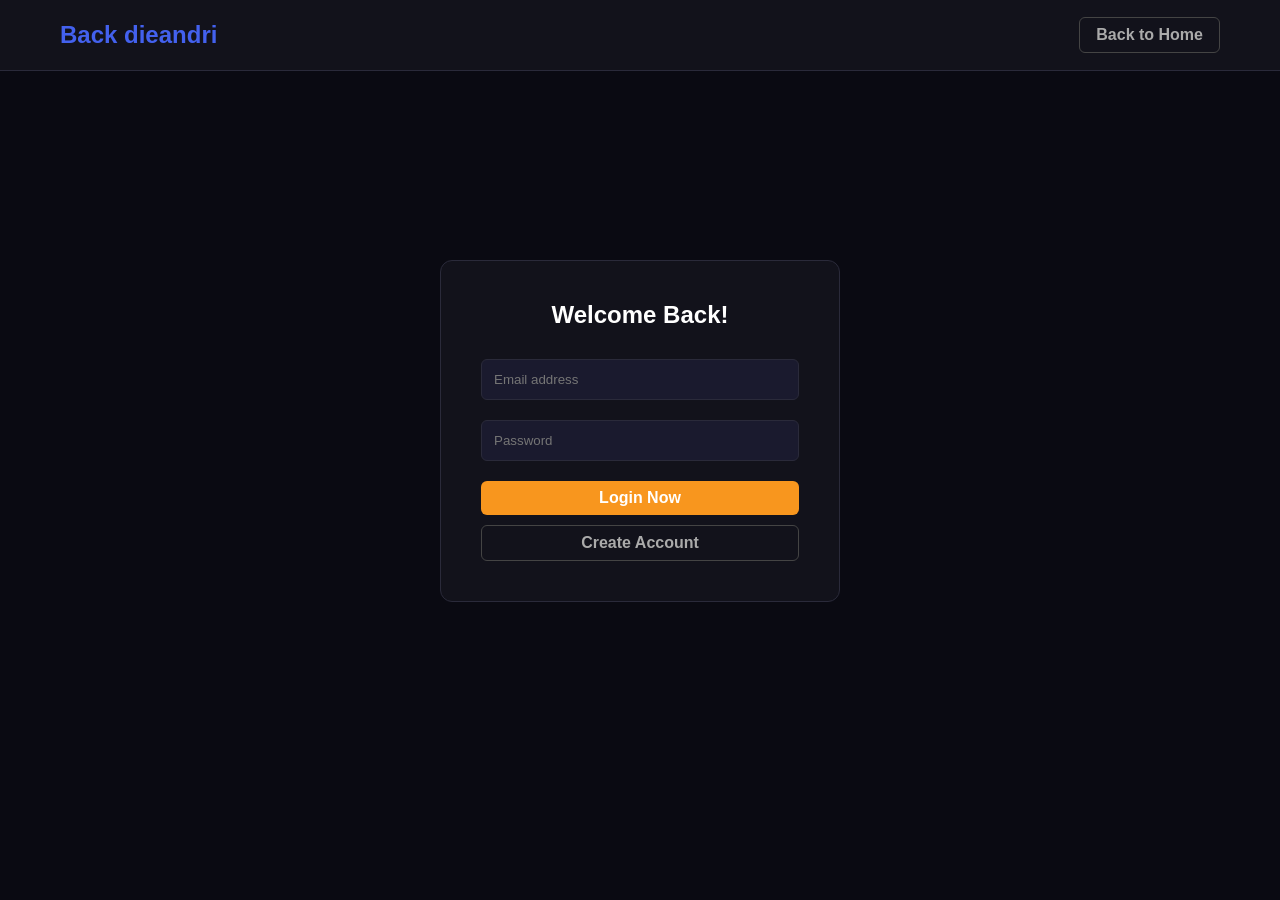
<file: index.html>
<!DOCTYPE html>
<html lang="id">
<head>
    <meta charset="UTF-8">
    <meta name="viewport" content="width=device-width, initial-scale=1.0">
    <title>Sign In - Arcade</title>
    <link rel="stylesheet" href="styles.css">
</head>
<body>

    <!-- HEADER (Minimalis untuk halaman login) -->
    <header>
        <div class="container nav-container">
            <a href="https://dieandri.github.io/yudiandriana/" class="logo">Back dieandri</a>
            <div style="display: flex; gap: 10px;">
                <a href="rewards.html" class="btn btn-outline">Back to Home</a>
            </div>
        </div>
    </header>

    <!-- LOGIN CONTENT -->
    <main class="login-container">
        <div class="login-box">
            <h2>Welcome Back!</h2>
            
            <!-- Form Login -->
            <input type="email" placeholder="Email address">
            <input type="password" placeholder="Password">
            
            <!-- Kembali ke Rewards setelah login simulasi -->
            <a href="rewards.html" class="btn btn-orange">Login Now</a>
            <a href="rewards.html" class="btn btn-outline">Create Account</a>
        </div>
    </main>

</body>
</html>
</file>
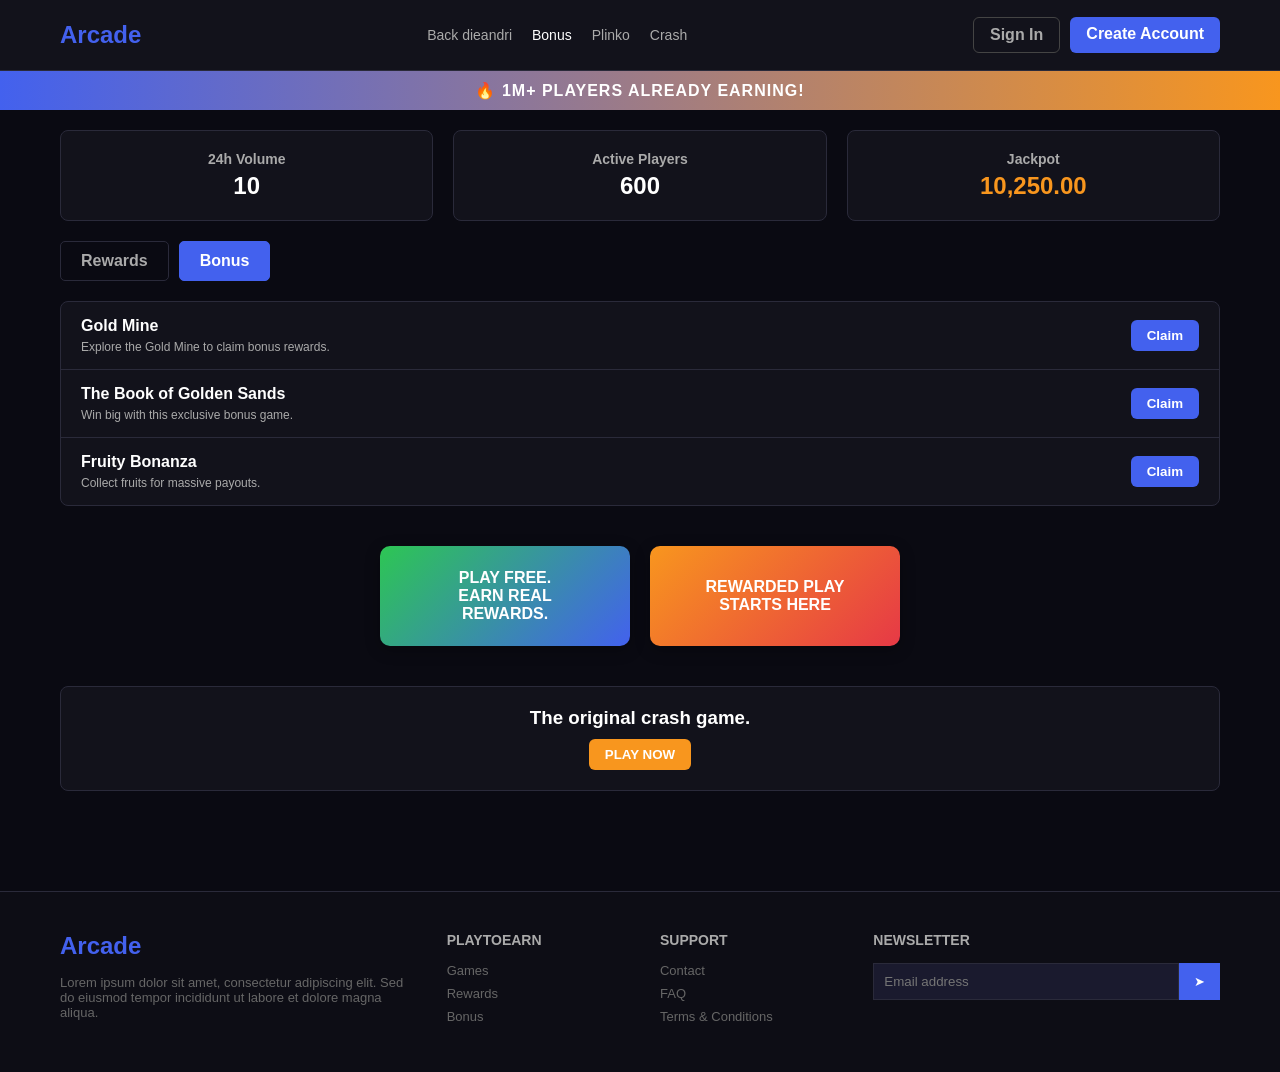
<file: bonus.html>
<!DOCTYPE html>
<html lang="id">
<head>
    <meta charset="UTF-8">
    <meta name="viewport" content="width=device-width, initial-scale=1.0">
    <title>Bonus - Arcade</title>
    <link rel="stylesheet" href="styles.css">
</head>
<body>

    <!-- HEADER -->
    <header>
        <div class="container nav-container">
            <a href="rewards.html" class="logo">Arcade</a>
            <nav class="nav-links">
                <a href="https://dieandri.github.io/yudiandriana/">Back dieandri</a>
                <a href="bonus.html" class="active">Bonus</a>
                <a href="#">Plinko</a>
                <a href="#">Crash</a>
            </nav>
            <div style="display: flex; gap: 10px;">
                <a href="login.html" class="btn btn-outline">Sign In</a>
                <a href="login.html" class="btn btn-blue">Create Account</a>
            </div>
        </div>
    </header>

    <!-- HERO BANNER -->
    <div class="hero-banner">
        🔥 1M+ PLAYERS ALREADY EARNING!
    </div>

    <!-- MAIN CONTENT -->
    <main class="container" style="margin-top: 20px;">
        
        <!-- STATS ROW -->
        <div class="stats-row">
            <div class="stat-box">
                <h2>24h Volume</h2>
                <p>10</p>
            </div>
            <div class="stat-box">
                <h2>Active Players</h2>
                <p>600</p>
            </div>
            <div class="stat-box">
                <h2>Jackpot</h2>
                <p style="color: #f8961e;">10,250.00</p>
            </div>
        </div>

        <!-- TABS -->
        <div class="tabs">
            <a href="rewards.html" class="tab-btn">Rewards</a>
            <a href="bonus.html" class="tab-btn active">Bonus</a>
        </div>

        <!-- SECTION BONUS -->
        <section id="bonus">
            <div class="list-group">
                <div class="list-item">
                    <div class="item-info">
                        <div class="item-title">Gold Mine</div>
                        <div class="item-sub">Explore the Gold Mine to claim bonus rewards.</div>
                    </div>
                    <div style="display:flex; align-items:center; gap:10px; width: 30%; justify-content: flex-end;">
                        <button class="btn btn-blue">Claim</button>
                    </div>
                </div>
                <div class="list-item">
                    <div class="item-info">
                        <div class="item-title">The Book of Golden Sands</div>
                        <div class="item-sub">Win big with this exclusive bonus game.</div>
                    </div>
                    <div style="display:flex; align-items:center; gap:10px; width: 30%; justify-content: flex-end;">
                        <button class="btn btn-blue">Claim</button>
                    </div>
                </div>
                <div class="list-item">
                    <div class="item-info">
                        <div class="item-title">Fruity Bonanza</div>
                        <div class="item-sub">Collect fruits for massive payouts.</div>
                    </div>
                    <div style="display:flex; align-items:center; gap:10px; width: 30%; justify-content: flex-end;">
                        <button class="btn btn-blue">Claim</button>
                    </div>
                </div>
            </div>

            <div class="ad-section">
                <div class="ad-card">PLAY FREE.<br>EARN REAL<br>REWARDS.</div>
                <div class="ad-card">REWARDED PLAY<br>STARTS HERE</div>
            </div>
        </section>

        <!-- CRASH GAME BANNER -->
        <div style="text-align: center; margin-bottom: 40px; background: #12121b; padding: 20px; border-radius: 8px; border: 1px solid #2a2a3a;">
            <h3 style="margin-bottom: 10px;">The original crash game.</h3>
            <button class="btn btn-orange">PLAY NOW</button>
        </div>

    </main>

    <!-- FOOTER -->
    <footer>
        <div class="container footer-grid">
            <div class="footer-col">
                <div class="logo" style="margin-bottom: 15px;">Arcade</div>
                <p style="color: #666; font-size: 13px;">Lorem ipsum dolor sit amet, consectetur adipiscing elit. Sed do eiusmod tempor incididunt ut labore et dolore magna aliqua.</p>
            </div>
            <div class="footer-col">
                <h4>PLAYTOEARN</h4>
                <a href="#">Games</a>
                <a href="#">Rewards</a>
                <a href="#">Bonus</a>
            </div>
            <div class="footer-col">
                <h4>SUPPORT</h4>
                <a href="#">Contact</a>
                <a href="#">FAQ</a>
                <a href="#">Terms & Conditions</a>
            </div>
            <div class="footer-col">
                <h4>NEWSLETTER</h4>
                <div class="newsletter-input">
                    <input type="email" placeholder="Email address">
                    <button>➤</button>
                </div>
            </div>
        </div>
    </footer>

</body>
</html>
</file>
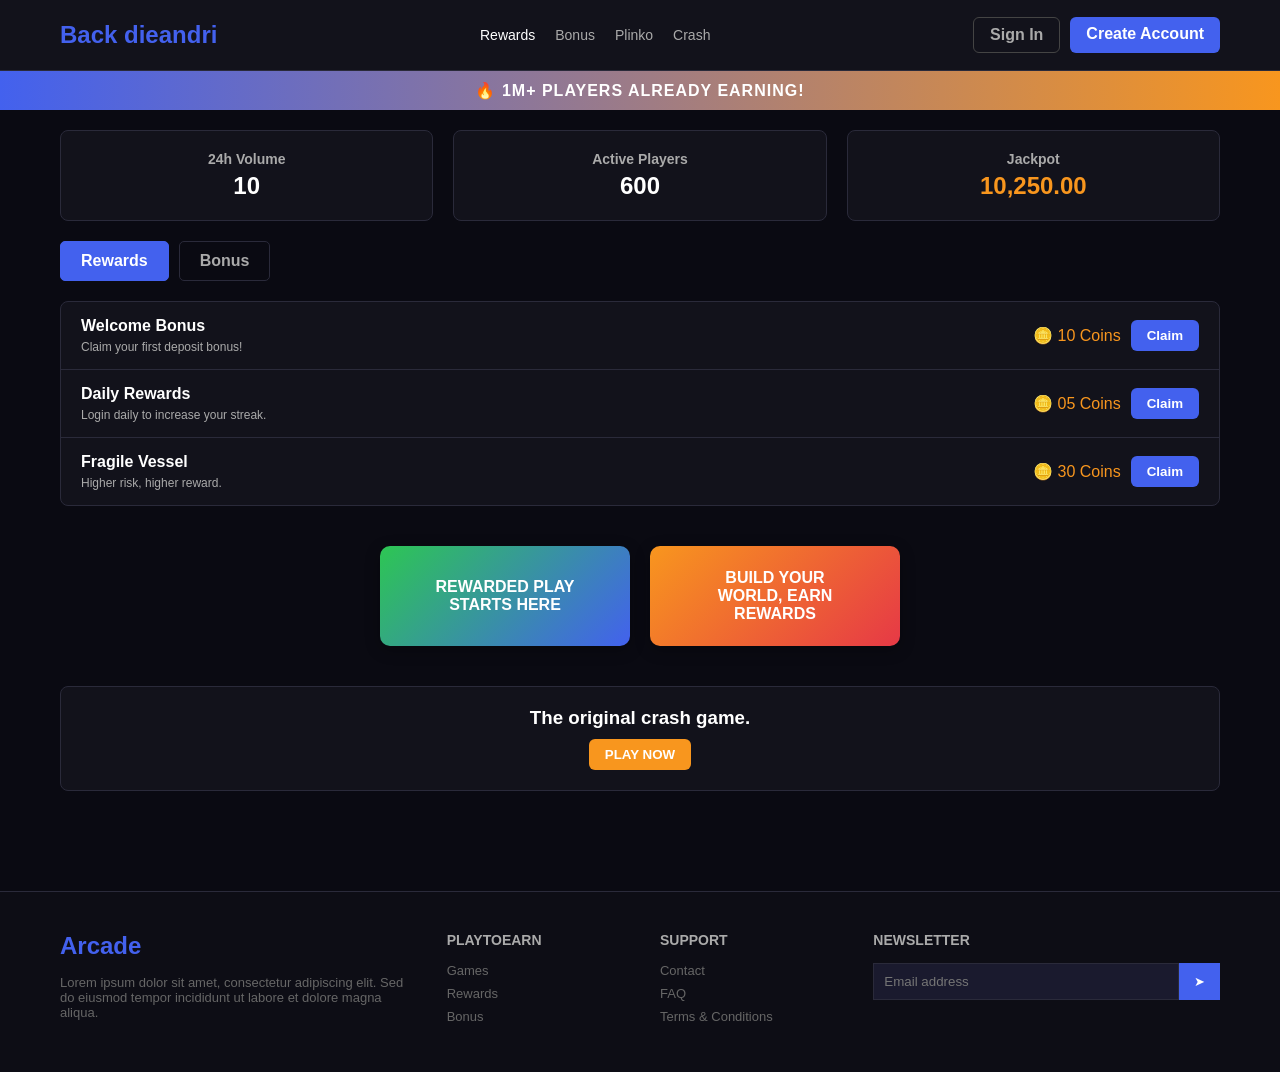
<file: rewards.html>
<!DOCTYPE html>
<html lang="id">
<head>
    <meta charset="UTF-8">
    <meta name="viewport" content="width=device-width, initial-scale=1.0">
    <title>Rewards - Arcade</title>
    <link rel="stylesheet" href="styles.css">
</head>
<body>

    <!-- HEADER -->
    <header>
        <div class="container nav-container">
            <a href="https://dieandri.github.io/yudiandriana/" class="logo">Back dieandri</a>
            <nav class="nav-links">
                <a href="rewards.html" class="active">Rewards</a>
                <a href="bonus.html">Bonus</a>
                <a href="#">Plinko</a>
                <a href="#">Crash</a>
            </nav>
            <div style="display: flex; gap: 10px;">
                <!-- Link ke halaman login -->
                <a href="login.html" class="btn btn-outline">Sign In</a>
                <a href="login.html" class="btn btn-blue">Create Account</a>
            </div>
        </div>
    </header>

    <!-- HERO BANNER -->
    <div class="hero-banner">
        🔥 1M+ PLAYERS ALREADY EARNING!
    </div>

    <!-- MAIN CONTENT -->
    <main class="container" style="margin-top: 20px;">
        
        <!-- STATS ROW -->
        <div class="stats-row">
            <div class="stat-box">
                <h2>24h Volume</h2>
                <p>10</p>
            </div>
            <div class="stat-box">
                <h2>Active Players</h2>
                <p>600</p>
            </div>
            <div class="stat-box">
                <h2>Jackpot</h2>
                <p style="color: #f8961e;">10,250.00</p>
            </div>
        </div>

        <!-- TABS -->
        <div class="tabs">
            <a href="rewards.html" class="tab-btn active">Rewards</a>
            <a href="bonus.html" class="tab-btn">Bonus</a>
        </div>

        <!-- SECTION REWARDS -->
        <section id="rewards">
            <div class="list-group">
                <div class="list-item">
                    <div class="item-info">
                        <div class="item-title">Welcome Bonus</div>
                        <div class="item-sub">Claim your first deposit bonus!</div>
                    </div>
                    <div style="display:flex; align-items:center; gap:10px;">
                        <div style="color:#f8961e;">🪙 10 Coins</div>
                        <button class="btn btn-blue">Claim</button>
                    </div>
                </div>
                <div class="list-item">
                    <div class="item-info">
                        <div class="item-title">Daily Rewards</div>
                        <div class="item-sub">Login daily to increase your streak.</div>
                    </div>
                    <div style="display:flex; align-items:center; gap:10px;">
                        <div style="color:#f8961e;">🪙 05 Coins</div>
                        <button class="btn btn-blue">Claim</button>
                    </div>
                </div>
                <div class="list-item">
                    <div class="item-info">
                        <div class="item-title">Fragile Vessel</div>
                        <div class="item-sub">Higher risk, higher reward.</div>
                    </div>
                    <div style="display:flex; align-items:center; gap:10px;">
                        <div style="color:#f8961e;">🪙 30 Coins</div>
                        <button class="btn btn-blue">Claim</button>
                    </div>
                </div>
            </div>

            <div class="ad-section">
                <div class="ad-card">REWARDED PLAY<br>STARTS HERE</div>
                <div class="ad-card">BUILD YOUR<br>WORLD, EARN<br>REWARDS</div>
            </div>
        </section>

        <!-- CRASH GAME BANNER -->
        <div style="text-align: center; margin-bottom: 40px; background: #12121b; padding: 20px; border-radius: 8px; border: 1px solid #2a2a3a;">
            <h3 style="margin-bottom: 10px;">The original crash game.</h3>
            <button class="btn btn-orange">PLAY NOW</button>
        </div>

    </main>

    <!-- FOOTER -->
    <footer>
        <div class="container footer-grid">
            <div class="footer-col">
                <div class="logo" style="margin-bottom: 15px;">Arcade</div>
                <p style="color: #666; font-size: 13px;">Lorem ipsum dolor sit amet, consectetur adipiscing elit. Sed do eiusmod tempor incididunt ut labore et dolore magna aliqua.</p>
            </div>
            <div class="footer-col">
                <h4>PLAYTOEARN</h4>
                <a href="#">Games</a>
                <a href="#">Rewards</a>
                <a href="#">Bonus</a>
            </div>
            <div class="footer-col">
                <h4>SUPPORT</h4>
                <a href="#">Contact</a>
                <a href="#">FAQ</a>
                <a href="#">Terms & Conditions</a>
            </div>
            <div class="footer-col">
                <h4>NEWSLETTER</h4>
                <div class="newsletter-input">
                    <input type="email" placeholder="Email address">
                    <button>➤</button>
                </div>
            </div>
        </div>
    </footer>

</body>
</html>
</file>
<file: styles.css>
/* --- RESET & BASIC STYLES --- */
* {
    margin: 0;
    padding: 0;
    box-sizing: border-box;
    font-family: 'Segoe UI', Tahoma, Geneva, Verdana, sans-serif;
}

body {
    background-color: #0a0a12;
    color: #ffffff;
    overflow-x: hidden;
}

.container {
    max-width: 1200px;
    margin: 0 auto;
    padding: 0 20px;
}

/* --- BUTTONS --- */
.btn {
    padding: 8px 16px;
    border-radius: 6px;
    border: none;
    cursor: pointer;
    font-weight: 600;
    transition: 0.3s;
    text-decoration: none;
    display: inline-block;
}

.btn-blue { background-color: #4361ee; color: white; }
.btn-orange { background-color: #f8961e; color: white; }
.btn-green { background-color: #2dc653; color: white; }
.btn-outline { background: transparent; border: 1px solid #444; color: #aaa; }
.btn:hover { opacity: 0.9; transform: translateY(-2px); }

/* --- HEADER & NAV --- */
header {
    background-color: #12121b;
    border-bottom: 1px solid #2a2a3a;
    position: sticky;
    top: 0;
    z-index: 100;
}

.nav-container {
    display: flex;
    align-items: center;
    justify-content: space-between;
    height: 70px;
}

.logo { font-size: 24px; font-weight: 800; color: #4361ee; text-decoration: none; }
.nav-links { display: flex; gap: 20px; }
.nav-links a { color: #aaa; text-decoration: none; font-size: 14px; }
.nav-links a:hover, .nav-links a.active { color: white; }

/* --- HERO BANNER --- */
.hero-banner {
    background: linear-gradient(90deg, #4361ee, #f8961e);
    text-align: center;
    padding: 10px;
    font-weight: bold;
    letter-spacing: 1px;
}

/* --- STATS & TABS --- */
.stats-row {
    display: grid;
    grid-template-columns: repeat(3, 1fr);
    gap: 20px;
    margin: 20px 0;
}

.stat-box {
    background: #12121b;
    border: 1px solid #2a2a3a;
    border-radius: 8px;
    padding: 20px;
    text-align: center;
}

.stat-box h2 { color: #aaa; font-size: 14px; }
.stat-box p { font-size: 24px; font-weight: 700; margin-top: 5px; }

.tabs {
    display: flex;
    gap: 10px;
    margin-bottom: 20px;
}

.tab-btn {
    padding: 10px 20px;
    background: transparent;
    border: 1px solid #2a2a3a;
    color: #aaa;
    cursor: pointer;
    border-radius: 5px;
    font-weight: 600;
    text-decoration: none;
    font-size: 16px;
}

.tab-btn.active {
    background: #4361ee;
    color: white;
    border-color: #4361ee;
}

/* --- CARD LISTS --- */
.list-group {
    background: #12121b;
    border: 1px solid #2a2a3a;
    border-radius: 8px;
    overflow: hidden;
    margin-bottom: 20px;
}

.list-item {
    display: flex;
    justify-content: space-between;
    align-items: center;
    padding: 15px 20px;
    border-bottom: 1px solid #2a2a3a;
}

.list-item:last-child { border-bottom: none; }
.list-item:hover { background: #1a1a2e; }

.item-info { display: flex; flex-direction: column; gap: 5px; width: 40%; }
.item-title { font-weight: bold; }
.item-sub { font-size: 12px; color: #aaa; }
.item-coins { color: #f8961e; font-weight: bold; }

/* --- ADS --- */
.ad-section {
    display: flex;
    justify-content: center;
    gap: 20px;
    margin: 40px 0;
}

.ad-card {
    width: 250px;
    height: 100px;
    border-radius: 10px;
    background: linear-gradient(135deg, #2dc653, #4361ee);
    display: flex;
    align-items: center;
    justify-content: center;
    font-weight: 800;
    text-align: center;
    box-shadow: 0 4px 15px rgba(0,0,0,0.3);
    cursor: pointer;
}

.ad-card:nth-child(2) { background: linear-gradient(135deg, #f8961e, #e63946); }

/* --- LOGIN PAGE --- */
.login-container {
    display: flex;
    justify-content: center;
    align-items: center;
    height: 80vh;
}

.login-box {
    background: #12121b;
    border: 1px solid #2a2a3a;
    padding: 40px;
    border-radius: 12px;
    width: 400px;
    text-align: center;
}

.login-box h2 { margin-bottom: 20px; }

.login-box input {
    width: 100%;
    padding: 12px;
    margin: 10px 0;
    background: #1a1a2e;
    border: 1px solid #2a2a3a;
    color: white;
    border-radius: 6px;
}

.login-box .btn { width: 100%; margin-top: 10px; }

/* --- FOOTER --- */
footer {
    background: #0d0d15;
    border-top: 1px solid #2a2a3a;
    padding: 40px 0;
    margin-top: 100px;
}

.footer-grid {
    display: grid;
    grid-template-columns: 2fr 1fr 1fr 2fr;
    gap: 40px;
}

.footer-col h4 { margin-bottom: 15px; color: #aaa; font-size: 14px; }
.footer-col a { display: block; color: #666; text-decoration: none; margin-bottom: 8px; font-size: 13px; }
.footer-col a:hover { color: white; }
.newsletter-input { display: flex; }
.newsletter-input input { flex: 1; padding: 10px; background: #1a1a2e; border: 1px solid #2a2a3a; color: white; }
.newsletter-input button { background: #4361ee; border: none; color: white; padding: 0 15px; cursor: pointer; }

/* Responsive */
@media (max-width: 768px) {
    .stats-row, .footer-grid, .ad-section { grid-template-columns: 1fr; flex-direction: column; }
    .list-item { flex-direction: column; align-items: flex-start; gap: 10px; }
}
</file>
